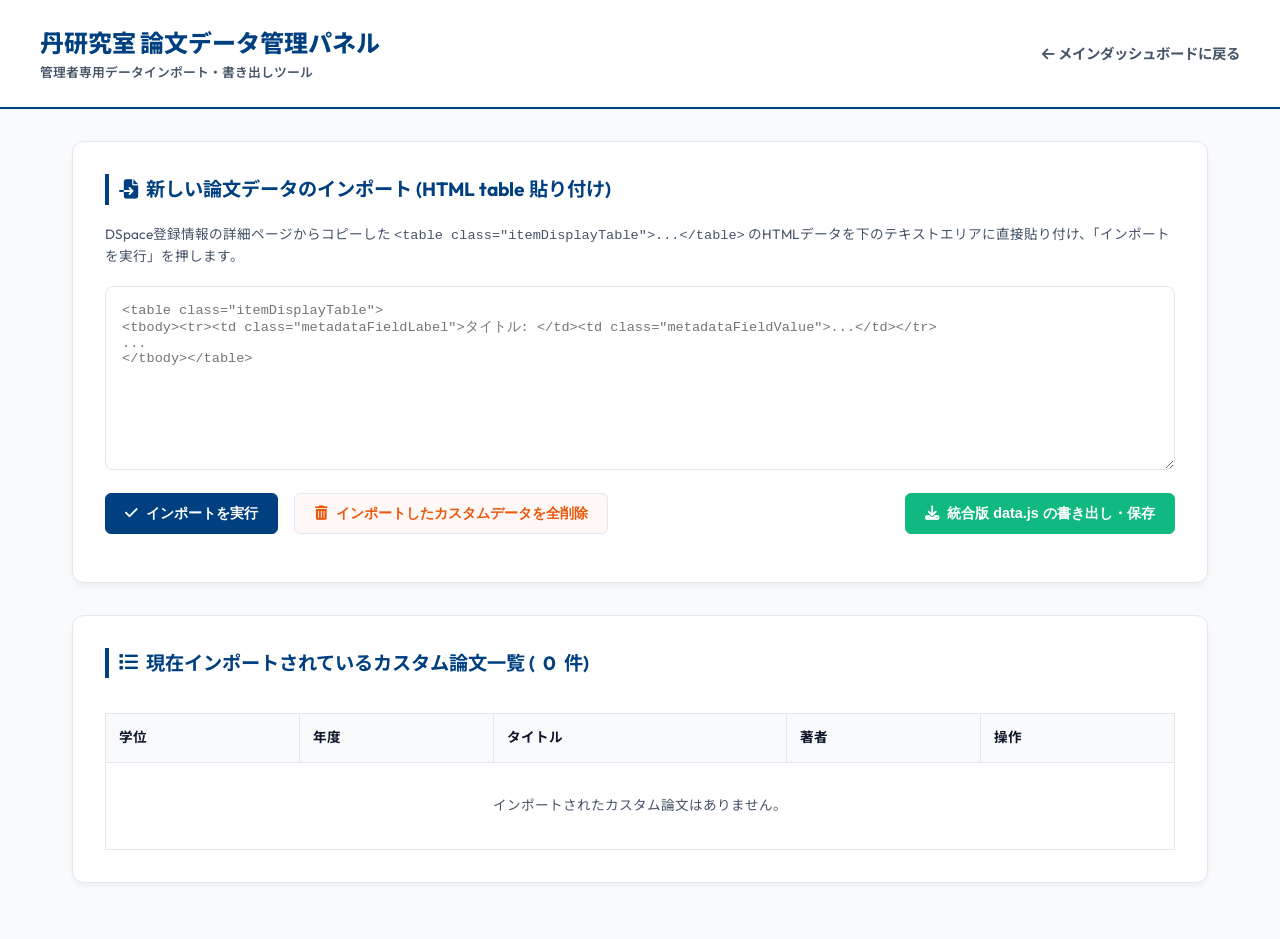
<file: admin.html>
<!DOCTYPE html>
<html lang="ja">
<head>
    <meta charset="UTF-8">
    <meta name="viewport" content="width=device-width, initial-scale=1.0">
    <title>丹研究室 論文データ管理パネル</title>
    <!-- Google Fonts -->
    <link rel="preconnect" href="https://fonts.googleapis.com">
    <link rel="preconnect" href="https://fonts.gstatic.com" crossorigin>
    <link href="https://fonts.googleapis.com/css2?family=Noto+Sans+JP:wght@300;400;500;700;900&family=Outfit:wght@300;400;500;600;700;800&display=swap" rel="stylesheet">
    <!-- FontAwesome for Icons -->
    <link rel="stylesheet" href="https://cdnjs.cloudflare.com/ajax/libs/font-awesome/6.4.0/css/all.min.css">
    <!-- Modularized Style Sheets -->
    <link rel="stylesheet" href="css/admin.css">
</head>
<body>

    <header>
        <div class="header-container">
            <div class="logo-area">
                <h1>丹研究室 論文データ管理パネル</h1>
                <p>管理者専用データインポート・書き出しツール</p>
            </div>
            <nav>
                <a href="index.html"><i class="fa-solid fa-arrow-left"></i> メインダッシュボードに戻る</a>
            </nav>
        </div>
    </header>

    <main>
        <!-- IMPORT CARD -->
        <section class="card">
            <div class="card-title">
                <i class="fa-solid fa-file-import"></i> 新しい論文データのインポート (HTML table 貼り付け)
            </div>
            <p style="font-size: 0.85rem; color: var(--text-secondary); margin-bottom: 1.2rem; line-height: 1.5;">
                DSpace登録情報の詳細ページからコピーした <code>&lt;table class="itemDisplayTable"&gt;...&lt;/table&gt;</code> のHTMLデータを下のテキストエリアに直接貼り付け、「インポートを実行」を押します。
            </p>
            <textarea id="admin-html-input" rows="10" placeholder='<table class="itemDisplayTable">&#10;<tbody><tr><td class="metadataFieldLabel">タイトル:&nbsp;</td><td class="metadataFieldValue">...</td></tr>&#10;...&#10;</tbody></table>'></textarea>
            
            <div class="btn-group">
                <button class="btn btn-primary" onclick="handleImport()"><i class="fa-solid fa-check"></i> インポートを実行</button>
                <button class="btn btn-danger" onclick="handleClearAll()"><i class="fa-solid fa-trash-can"></i> インポートしたカスタムデータを全削除</button>
                <button class="btn btn-success" style="margin-left: auto;" onclick="handleExport()"><i class="fa-solid fa-download"></i> 統合版 data.js の書き出し・保存</button>
            </div>
            <div id="admin-message"></div>
        </section>

        <!-- CUSTOM DATA LIST -->
        <section class="card">
            <div class="card-title">
                <i class="fa-solid fa-list"></i> 現在インポートされているカスタム論文一覧 (<span id="custom-count">0</span> 件)
            </div>
            <div style="overflow-x: auto;">
                <table class="custom-list-table">
                    <thead>
                        <tr>
                            <th>学位</th>
                            <th>年度</th>
                            <th>タイトル</th>
                            <th>著者</th>
                            <th>操作</th>
                        </tr>
                    </thead>
                    <tbody id="custom-list-body">
                        <!-- Dynamic list -->
                    </tbody>
                </table>
            </div>
        </section>
    </main>

    <!-- Data & Scripts -->
    <script src="data/data.js"></script>
    <script src="js/normalize.js"></script>
    <script src="js/admin.js"></script>
</body>
</html>
</file>
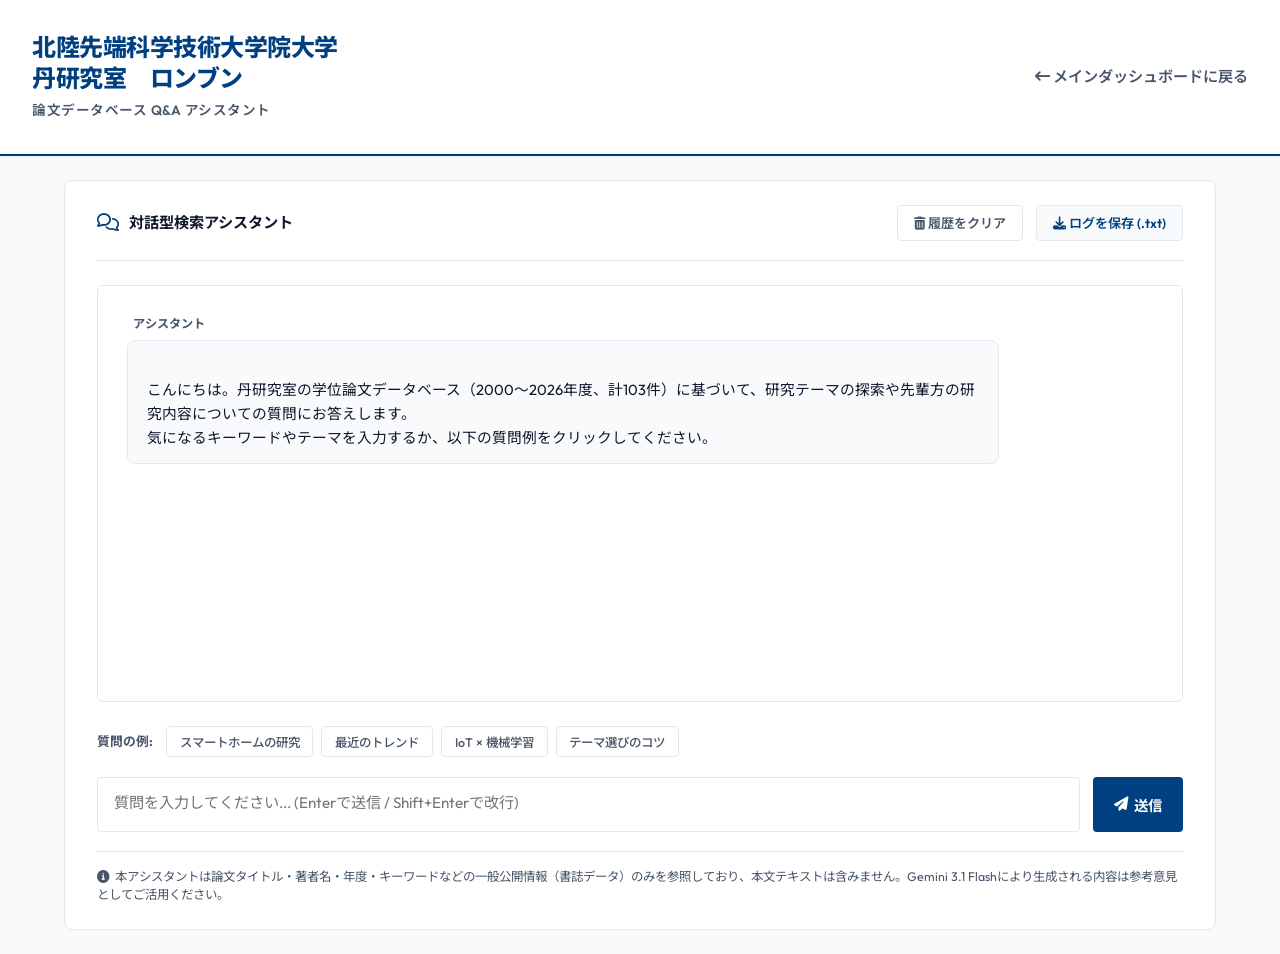
<file: ai.html>
<!DOCTYPE html>
<html lang="ja">
<head>
    <meta charset="UTF-8">
    <meta name="viewport" content="width=device-width, initial-scale=1.0">
    <title>論文データ Q&A アシスタント | 丹研究室</title>
    <meta name="description" content="丹研究室の過去の学位論文データ（修士・博士）について、Gemini 3.1 Flash-Lite AIモデルを利用して対話形式で質問・相談ができるアシスタントページです。">
    <!-- Google Fonts -->
    <link rel="preconnect" href="https://fonts.googleapis.com">
    <link rel="preconnect" href="https://fonts.gstatic.com" crossorigin>
    <link href="https://fonts.googleapis.com/css2?family=Noto+Sans+JP:wght@300;400;500;700;900&family=Outfit:wght@300;400;500;600;700;800&display=swap" rel="stylesheet">
    <!-- FontAwesome for Icons -->
    <link rel="stylesheet" href="https://cdnjs.cloudflare.com/ajax/libs/font-awesome/6.4.0/css/all.min.css">
    <!-- Styling -->
    <link rel="stylesheet" href="css/style.css">
    <link rel="stylesheet" href="css/ai.css">
</head>
<body>

    <header>
        <div class="header-container">
            <div class="logo-area">
                <h1>北陸先端科学技術大学院大学<br>丹研究室　ロンブン</h1>
                <p>論文データベース Q&A アシスタント</p>
            </div>
            <nav>
                <a href="index.html"><i class="fa-solid fa-arrow-left-long"></i> メインダッシュボードに戻る</a>
            </nav>
        </div>
    </header>

    <main class="ai-main-container">
        <!-- CHAT AREA -->
        <section id="chat-section" class="col-12 card chat-card">
            <div class="chat-header-actions">
                <div class="chat-status">
                    <i class="fa-regular fa-comments"></i>
                    <span>対話型検索アシスタント</span>
                </div>
                <div class="chat-buttons">
                    <button id="btn-clear-chat" class="chat-action-btn"><i class="fa-solid fa-trash-can"></i> 履歴をクリア</button>
                    <button id="btn-export-chat" class="chat-action-btn highlight"><i class="fa-solid fa-download"></i> ログを保存 (.txt)</button>
                </div>
            </div>

            <!-- CHAT CONVERSATION WINDOW -->
            <div class="chat-window" id="chat-messages-container">
                <!-- Welcome Message from Assistant -->
                <div class="message assistant">
                    <div class="sender-label">アシスタント</div>
                    <div class="message-content">
                        こんにちは。丹研究室の学位論文データベース（<span id="ai-years-range">2000〜2026年度</span>、計<span id="ai-total-count">103</span>件）に基づいて、研究テーマの探索や先輩方の研究内容についての質問にお答えします。
                        気になるキーワードやテーマを入力するか、以下の質問例をクリックしてください。
                    </div>
                </div>
            </div>

            <!-- SUGGESTION CHIPS -->
            <div class="suggestion-chips-container">
                <span class="chips-label">質問の例:</span>
                <div class="suggestion-chips">
                    <button class="chip" onclick="sendSuggestion('スマートホームに関連する先輩方の研究テーマを紹介してください。')">スマートホームの研究</button>
                    <button class="chip" onclick="sendSuggestion('最近5年間（2021〜2026年）の丹研究室の研究トレンドを要約してください。')">最近のトレンド</button>
                    <button class="chip" onclick="sendSuggestion('IoTと機械学習を組み合わせた研究事例はありますか？')">IoT × 機械学習</button>
                    <button class="chip" onclick="sendSuggestion('学生が研究テーマを決定するためのアプローチについて教えてください。')">テーマ選びのコツ</button>
                </div>
            </div>

            <!-- INPUT FIELD AREA -->
            <div class="chat-input-area">
                <textarea id="chat-input-text" placeholder="質問を入力してください... (Enterで送信 / Shift+Enterで改行)"></textarea>
                <button id="btn-send-message" class="btn-send"><i class="fa-solid fa-paper-plane"></i> 送信</button>
            </div>

            <!-- SUBTLE BOTTOM DISCLAIMER -->
            <div class="chat-footer-note">
                <i class="fa-solid fa-circle-info"></i> 本アシスタントは論文タイトル・著者名・年度・キーワードなどの一般公開情報（書誌データ）のみを参照しており、本文テキストは含みません。Gemini 3.1 Flashにより生成される内容は参考意見としてご活用ください。
            </div>
        </section>
    </main>

    <!-- Data & Scripts -->
    <script src="data/data_ai.js"></script>
    <script src="js/ai.js"></script>
</body>
</html>
</file>
<file: css/admin.css>
:root {
    --bg-color: #f8fafc;
    --card-bg: #ffffff;
    --card-border: #e2e8f0;
    --text-primary: #0f172a;
    --text-secondary: #475569;
    --accent-cyan: #004080;
    --accent-purple: #1d4ed8;
    --accent-orange: #ea580c;
    --font-outfit: 'Outfit', 'Noto Sans JP', sans-serif;
}

* {
    box-sizing: border-box;
    margin: 0;
    padding: 0;
}

body {
    font-family: var(--font-outfit);
    background-color: var(--bg-color);
    color: var(--text-primary);
    line-height: 1.6;
    padding-bottom: 3rem;
}

header {
    background-color: #ffffff;
    padding: 1.5rem 2rem;
    border-bottom: 2px solid var(--accent-cyan);
    box-shadow: 0 1px 3px rgba(0, 0, 0, 0.05);
    margin-bottom: 2rem;
}

.header-container {
    max-width: 1200px;
    margin: 0 auto;
    display: flex;
    justify-content: space-between;
    align-items: center;
}

.logo-area h1 {
    font-size: 1.5rem;
    font-weight: 800;
    color: var(--accent-cyan);
}

.logo-area p {
    font-size: 0.8rem;
    color: var(--text-secondary);
    font-weight: 600;
}

nav a {
    color: var(--text-secondary);
    text-decoration: none;
    font-size: 0.9rem;
    font-weight: 700;
    transition: color 0.2s;
}

nav a:hover {
    color: var(--accent-cyan);
}

main {
    max-width: 1200px;
    margin: 0 auto;
    padding: 0 2rem;
    display: flex;
    flex-direction: column;
    gap: 2rem;
}

.card {
    background: var(--card-bg);
    border: 1px solid var(--card-border);
    border-radius: 12px;
    padding: 2rem;
    box-shadow: 0 4px 6px -1px rgba(0, 0, 0, 0.05);
}

.card-title {
    font-size: 1.2rem;
    font-weight: 700;
    margin-bottom: 1.2rem;
    color: var(--accent-cyan);
    border-left: 4px solid var(--accent-cyan);
    padding-left: 0.6rem;
    display: flex;
    align-items: center;
    gap: 0.5rem;
}

textarea {
    width: 100%;
    border: 1px solid var(--card-border);
    border-radius: 8px;
    padding: 1rem;
    font-family: monospace;
    font-size: 0.85rem;
    outline: none;
    resize: vertical;
    margin-bottom: 1rem;
}

textarea:focus {
    border-color: var(--accent-cyan);
    box-shadow: 0 0 0 3px rgba(0, 64, 128, 0.15);
}

.btn-group {
    display: flex;
    gap: 1rem;
    flex-wrap: wrap;
    margin-bottom: 1rem;
}

.btn {
    background: #ffffff;
    border: 1px solid var(--card-border);
    color: var(--text-secondary);
    padding: 0.6rem 1.2rem;
    font-size: 0.9rem;
    font-weight: 700;
    border-radius: 6px;
    cursor: pointer;
    transition: all 0.2s;
    display: inline-flex;
    align-items: center;
    gap: 0.5rem;
}

.btn:hover {
    color: var(--text-primary);
    border-color: #cbd5e1;
}

.btn-primary {
    background: var(--accent-cyan);
    color: #ffffff;
    border-color: var(--accent-cyan);
}

.btn-primary:hover {
    background: #003366;
    color: #ffffff;
    border-color: #003366;
}

.btn-success {
    background: #10b981;
    color: #ffffff;
    border-color: #10b981;
}

.btn-success:hover {
    background: #059669;
    color: #ffffff;
    border-color: #059669;
}

.btn-danger {
    background: #fff8f6;
    color: var(--accent-orange);
    border-color: var(--card-border);
}

.btn-danger:hover {
    background: #fee2e2;
    border-color: #f87171;
}

#admin-message {
    font-size: 0.85rem;
    font-weight: 700;
    display: none;
    padding: 0.8rem 1rem;
    border-radius: 6px;
    margin-top: 1rem;
}

/* List of custom theses */
.custom-list-table {
    width: 100%;
    border-collapse: collapse;
    font-size: 0.85rem;
    margin-top: 1rem;
}

.custom-list-table th, .custom-list-table td {
    border: 1px solid var(--card-border);
    padding: 0.8rem;
    text-align: left;
}

.custom-list-table th {
    background: #f8fafc;
    color: var(--text-primary);
    font-weight: 700;
}

.badge {
    font-size: 0.75rem;
    font-weight: 700;
    padding: 0.15rem 0.4rem;
    border-radius: 4px;
}

.badge-master {
    background: #eff6ff;
    color: #1e40af;
}

.badge-phd {
    background: #fef3c7;
    color: #92400e;
}

.action-link {
    color: var(--accent-orange);
    text-decoration: none;
    cursor: pointer;
    font-weight: 700;
}

.action-link:hover {
    text-decoration: underline;
}
</file>
<file: css/style.css>
:root {
    --bg-color: #f8fafc;
    --card-bg: #ffffff;
    --card-border: #e2e8f0;
    --text-primary: #0f172a;
    --text-secondary: #475569;
    --accent-cyan: #004080;
    --accent-purple: #1d4ed8;
    --accent-orange: #ea580c;
    --gradient-primary: linear-gradient(135deg, #004080 0%, #1d4ed8 100%);
    --glow-color: rgba(0, 64, 128, 0.05);
    --font-outfit: 'Outfit', 'Noto Sans JP', sans-serif;
}

* {
    box-sizing: border-box;
    margin: 0;
    padding: 0;
}

body {
    font-family: var(--font-outfit);
    background-color: var(--bg-color);
    color: var(--text-primary);
    overflow-x: hidden;
    line-height: 1.6;
}

/* Layout & Navigation */
header {
    background-color: #ffffff;
    padding: 2rem;
    border-bottom: 2px solid var(--accent-cyan);
    box-shadow: 0 1px 3px rgba(0, 0, 0, 0.05);
}

.header-container {
    max-width: 1400px;
    margin: 0 auto;
    display: flex;
    justify-content: space-between;
    align-items: center;
}

.logo-area h1 {
    font-size: 1.5rem;
    font-weight: 800;
    color: var(--accent-cyan);
    letter-spacing: -0.5px;
    line-height: 1.3;
}

.logo-area p {
    font-size: 0.85rem;
    color: var(--text-secondary);
    margin-top: 6px;
    font-weight: 600;
    letter-spacing: 0.5px;
}

nav a {
    color: var(--text-secondary);
    text-decoration: none;
    margin-left: 1.5rem;
    font-size: 0.95rem;
    font-weight: 600;
    transition: color 0.2s;
    position: relative;
    padding-bottom: 4px;
}

nav a:hover, nav a.active {
    color: var(--accent-cyan);
}

nav a.active::after {
    content: '';
    position: absolute;
    left: 0;
    bottom: 0;
    width: 100%;
    height: 2px;
    background-color: var(--accent-cyan);
}

main {
    max-width: 1400px;
    margin: 2rem auto;
    padding: 0 2rem;
    display: grid;
    grid-template-columns: repeat(12, 1fr);
    gap: 2rem;
}

/* Academic Cards */
.card {
    background: var(--card-bg);
    border: 1px solid var(--card-border);
    border-radius: 12px;
    padding: 2rem;
    box-shadow: 0 4px 6px -1px rgba(0, 0, 0, 0.05), 0 2px 4px -2px rgba(0, 0, 0, 0.05);
    transition: box-shadow 0.3s, border-color 0.3s;
}

.card:hover {
    border-color: #cbd5e1;
    box-shadow: 0 10px 15px -3px rgba(0, 0, 0, 0.05), 0 4px 6px -4px rgba(0, 0, 0, 0.05);
}

.card-title {
    font-size: 1.25rem;
    font-weight: 700;
    margin-bottom: 1.5rem;
    display: flex;
    align-items: center;
    gap: 0.6rem;
    color: var(--accent-cyan);
    border-left: 4px solid var(--accent-cyan);
    padding-left: 0.6rem;
}

/* Grid Allocations */
.col-12 { grid-column: span 12; }
.col-8 { grid-column: span 8; }
.col-4 { grid-column: span 4; }
.col-6 { grid-column: span 6; }

@media (max-width: 1024px) {
    .col-8, .col-4, .col-6 {
        grid-column: span 12;
    }
    .header-container {
        flex-direction: column;
        gap: 1.5rem;
        text-align: center;
    }
    nav a {
        margin: 0 0.75rem;
    }
}

/* Quick Stat Highlights */
.stats-grid {
    display: grid;
    grid-template-columns: repeat(4, 1fr);
    gap: 1.5rem;
    margin-bottom: 1rem;
}

.stat-item {
    background: #f1f5f9;
    border: 1px solid var(--card-border);
    border-radius: 8px;
    padding: 1.5rem 1rem;
    text-align: center;
}

.stat-val {
    font-size: 2.2rem;
    font-weight: 800;
    color: var(--accent-cyan);
    margin-bottom: 0.2rem;
}

.stat-label {
    font-size: 0.8rem;
    color: var(--text-secondary);
    text-transform: uppercase;
    letter-spacing: 0.5px;
    font-weight: 700;
}

@media (max-width: 768px) {
    .stats-grid {
        grid-template-columns: repeat(2, 1fr);
    }
}

@media (max-width: 480px) {
    .stats-grid {
        grid-template-columns: 1fr;
    }
}

/* Tab Styles */
.tab-buttons {
    display: flex;
    background: #f1f5f9;
    padding: 4px;
    border-radius: 8px;
    margin-bottom: 1.5rem;
    width: fit-content;
}

.tab-btn {
    background: transparent;
    border: none;
    outline: none;
    color: var(--text-secondary);
    padding: 0.5rem 1.2rem;
    font-size: 0.9rem;
    font-weight: 600;
    border-radius: 6px;
    cursor: pointer;
    transition: all 0.2s;
}

.tab-btn:hover {
    color: var(--text-primary);
}

.tab-btn.active {
    background: var(--accent-cyan);
    color: #ffffff;
}

/* Heatmap Table CSS */
.heatmap-container {
    overflow-x: auto;
    margin-top: 1rem;
    padding-bottom: 0.5rem;
    border: 1px solid var(--card-border);
    border-radius: 8px;
}

.heatmap-table {
    width: 100%;
    border-collapse: collapse;
    font-size: 0.85rem;
    color: var(--text-secondary);
    min-width: 900px;
}

.heatmap-table th, .heatmap-table td {
    padding: 0.6rem;
    text-align: center;
    border: 1px solid var(--card-border);
}

.heatmap-table th {
    font-weight: 700;
    color: var(--text-primary);
    background-color: #f8fafc;
}

.heatmap-table td.kw-label {
    text-align: left;
    font-weight: 700;
    color: var(--text-primary);
    position: sticky;
    left: 0;
    background: #ffffff;
    z-index: 2;
    width: 150px;
    min-width: 150px;
    white-space: nowrap;
    border-right: 2px solid var(--card-border);
    padding-right: 1.2rem;
}

.heatmap-cell {
    transition: all 0.2s;
    cursor: pointer;
    font-weight: 700;
}

.heatmap-cell:hover {
    transform: scale(1.08);
    box-shadow: 0 4px 6px -1px rgba(0, 0, 0, 0.1);
    z-index: 10;
}

/* Light-theme heatmap intensities */
.hm-0 { background-color: #ffffff; color: transparent; }
.hm-1 { background-color: #eff6ff; color: #1e40af; }
.hm-2 { background-color: #dbeafe; color: #1e40af; }
.hm-3 { background-color: #bfdbfe; color: #1e40af; }
.hm-4plus { background-color: #3b82f6; color: #ffffff; }

/* Search & Filter Layout */
.search-filter-section {
    background: #f8fafc;
    border: 1px solid var(--card-border);
    border-radius: 8px;
    padding: 1.5rem;
    margin-bottom: 2rem;
    display: flex;
    flex-direction: column;
    gap: 1.2rem;
}

.search-box {
    position: relative;
    width: 100%;
}

.search-box i {
    position: absolute;
    left: 1.2rem;
    top: 50%;
    transform: translateY(-50%);
    color: var(--text-secondary);
}

.search-box input {
    width: 100%;
    background: #ffffff;
    border: 1px solid var(--card-border);
    border-radius: 8px;
    padding: 1rem 1rem 1rem 3rem;
    color: var(--text-primary);
    font-size: 1rem;
    outline: none;
    transition: all 0.2s;
}

.search-box input:focus {
    border-color: var(--accent-cyan);
    box-shadow: 0 0 0 3px rgba(0, 64, 128, 0.15);
}

.filter-controls {
    display: flex;
    flex-wrap: wrap;
    gap: 1.5rem;
    align-items: center;
}

.filter-group {
    display: flex;
    align-items: center;
    gap: 0.5rem;
}

.filter-group label {
    font-size: 0.85rem;
    color: var(--text-secondary);
    font-weight: 700;
}

.filter-select {
    background: #ffffff;
    border: 1px solid var(--card-border);
    color: var(--text-primary);
    border-radius: 6px;
    padding: 0.5rem 1.2rem;
    outline: none;
    cursor: pointer;
    font-size: 0.85rem;
}

.filter-select:focus {
    border-color: var(--accent-cyan);
}

/* Thesis Cards Grid */
.thesis-grid {
    display: grid;
    grid-template-columns: repeat(2, 1fr);
    gap: 1.5rem;
}

@media (max-width: 900px) {
    .thesis-grid {
        grid-template-columns: 1fr;
    }
}

.thesis-card {
    background: #ffffff;
    border: 1px solid var(--card-border);
    border-radius: 8px;
    padding: 1.8rem;
    display: flex;
    flex-direction: column;
    justify-content: space-between;
    transition: all 0.2s;
    box-shadow: 0 1px 3px rgba(0, 0, 0, 0.02);
}

.thesis-card:hover {
    transform: translateY(-2px);
    border-color: var(--accent-cyan);
    box-shadow: 0 10px 15px -3px rgba(0, 0, 0, 0.05);
}

.thesis-meta-top {
    display: flex;
    justify-content: space-between;
    align-items: center;
    font-size: 0.8rem;
    color: var(--text-secondary);
    margin-bottom: 0.8rem;
}

.thesis-year {
    background: #eff6ff;
    color: #1e40af;
    padding: 0.2rem 0.6rem;
    border-radius: 4px;
    font-weight: 700;
}

.thesis-degree-badge {
    font-size: 0.75rem;
    font-weight: 700;
    padding: 0.2rem 0.6rem;
    border-radius: 4px;
}

.badge-master {
    background: #eff6ff;
    color: #1e40af;
    border: 1px solid #bfdbfe;
}

.badge-phd {
    background: #fef3c7;
    color: #92400e;
    border: 1px solid #fde68a;
}

.thesis-title {
    font-size: 1.1rem;
    font-weight: 700;
    margin-bottom: 0.6rem;
    color: var(--text-primary);
    line-height: 1.4;
}

.thesis-title-en {
    font-size: 0.85rem;
    color: var(--text-secondary);
    margin-bottom: 0.8rem;
    font-style: italic;
}

.thesis-author-info {
    font-size: 0.9rem;
    margin-bottom: 1rem;
    display: flex;
    gap: 0.8rem;
    align-items: center;
}

.thesis-author {
    color: var(--text-primary);
    font-weight: 700;
}

.thesis-author-ruby {
    font-size: 0.75rem;
    color: var(--text-secondary);
}

.thesis-keywords {
    display: flex;
    flex-wrap: wrap;
    gap: 0.4rem;
    margin-bottom: 1.2rem;
}

.kw-badge {
    background: #f8fafc;
    color: var(--text-secondary);
    border: 1px solid var(--card-border);
    padding: 0.2rem 0.6rem;
    border-radius: 4px;
    font-size: 0.75rem;
    cursor: pointer;
    transition: all 0.2s;
    font-weight: 500;
}

.kw-badge:hover {
    background: var(--accent-cyan);
    color: #ffffff;
    border-color: var(--accent-cyan);
}

.thesis-footer {
    display: flex;
    justify-content: space-between;
    align-items: center;
    border-top: 1px solid var(--card-border);
    padding-top: 0.8rem;
    margin-top: auto;
}

.thesis-sv {
    font-size: 0.8rem;
    color: var(--text-secondary);
    font-weight: 500;
}

.thesis-link {
    font-size: 0.85rem;
    color: var(--accent-cyan);
    text-decoration: none;
    display: flex;
    align-items: center;
    gap: 0.3rem;
    font-weight: 700;
}

.thesis-link:hover {
    text-decoration: underline;
}

/* Floating tooltips */
.tooltip {
    position: absolute;
    background: #ffffff;
    border: 1px solid var(--accent-cyan);
    padding: 0.8rem;
    border-radius: 6px;
    font-size: 0.8rem;
    color: var(--text-primary);
    z-index: 1000;
    pointer-events: none;
    box-shadow: 0 4px 12px rgba(0, 0, 0, 0.08);
    display: none;
    max-width: 250px;
}

.tooltip-title {
    font-weight: 700;
    color: var(--accent-cyan);
    margin-bottom: 0.3rem;
}

/* ===== View Toggle ===== */
.view-toggle-bar {
    display: flex;
    gap: 0.5rem;
    margin-bottom: 1.2rem;
}

.view-toggle-btn {
    display: flex;
    align-items: center;
    gap: 0.4rem;
    padding: 0.45rem 1.1rem;
    border: 1.5px solid var(--card-border);
    border-radius: 6px;
    background: #fff;
    color: var(--text-secondary);
    font-size: 0.88rem;
    font-weight: 600;
    cursor: pointer;
    transition: all 0.18s;
    font-family: inherit;
}

.view-toggle-btn:hover {
    border-color: var(--accent-cyan);
    color: var(--accent-cyan);
}

.view-toggle-btn.active {
    background: var(--accent-cyan);
    border-color: var(--accent-cyan);
    color: #fff;
}

/* ===== Yearly List View (Classic Gray Style) ===== */
.yearly-block-item {
    margin-bottom: 2.2rem;
}

.yearly-heading {
    font-size: 1.35rem;
    font-weight: 800;
    color: #000000;
    margin-top: 2rem;
    margin-bottom: 0.8rem;
    font-family: var(--font-outfit);
}

.yearly-table-classic {
    width: 100%;
    border-collapse: collapse;
}

.yearly-table-classic td {
    border: 2px solid #ffffff;
    padding: 0.8rem 1rem;
    font-size: 0.95rem;
    vertical-align: middle;
}

.yearly-author-cell-classic {
    background-color: #999999;
    color: #000000;
    width: 150px;
    min-width: 130px;
    text-align: center;
    font-weight: 700;
}

.yearly-title-cell-classic {
    background-color: #cccccc;
    color: #000000;
    text-align: left;
    line-height: 1.5;
}

.yearly-link-classic {
    margin-left: 0.4rem;
}

.yearly-link-classic a {
    color: #555555;
    text-decoration: underline;
    font-weight: 700;
}

.yearly-link-classic a:hover {
    color: #000000;
}

/* ===== About / Welcome Card ===== */
.about-card {
    background: linear-gradient(135deg, #ffffff 0%, #f8fafc 100%);
    border-left: 5px solid var(--accent-cyan);
    padding: 2.2rem;
    margin-bottom: 2rem;
}

.about-header {
    display: flex;
    gap: 1.5rem;
    align-items: flex-start;
    margin-bottom: 2rem;
}

.about-icon {
    font-size: 2.5rem;
    color: var(--accent-cyan);
    background: rgba(0, 64, 128, 0.08);
    width: 65px;
    height: 65px;
    display: flex;
    align-items: center;
    justify-content: center;
    border-radius: 12px;
    flex-shrink: 0;
}

.about-title-group h2 {
    font-size: 1.5rem;
    font-weight: 800;
    color: var(--text-primary);
    margin-bottom: 0.5rem;
}

.about-subtitle {
    font-size: 0.98rem;
    line-height: 1.6;
    color: var(--text-secondary);
}

.about-steps {
    display: grid;
    grid-template-columns: repeat(3, 1fr);
    gap: 1.5rem;
    margin-bottom: 2rem;
}

@media (max-width: 900px) {
    .about-steps {
        grid-template-columns: 1fr;
    }
}

.about-step {
    background: #ffffff;
    border: 1px solid var(--card-border);
    border-radius: 8px;
    padding: 1.5rem;
    display: flex;
    gap: 1rem;
    align-items: flex-start;
    transition: all 0.2s;
}

.about-step:hover {
    border-color: var(--accent-cyan);
    transform: translateY(-2px);
    box-shadow: 0 4px 10px rgba(0, 0, 0, 0.03);
}

.step-num {
    font-size: 1.5rem;
    font-weight: 800;
    color: var(--accent-cyan);
    opacity: 0.5;
    font-family: var(--font-outfit);
}

.step-content h3 {
    font-size: 1rem;
    font-weight: 700;
    color: var(--text-primary);
    margin-bottom: 0.5rem;
}

.step-content p {
    font-size: 0.85rem;
    line-height: 1.5;
    color: var(--text-secondary);
}

.about-footer-action {
    border-top: 1px solid var(--card-border);
    padding-top: 1.5rem;
    display: flex;
    justify-content: space-between;
    align-items: center;
    gap: 2rem;
}

@media (max-width: 800px) {
    .about-footer-action {
        flex-direction: column;
        align-items: stretch;
        gap: 1.2rem;
    }
}

.about-note {
    font-size: 0.82rem;
    line-height: 1.5;
    color: var(--text-secondary);
}

.about-note i {
    color: var(--accent-cyan);
    margin-right: 0.2rem;
}

.cta-button {
    background: var(--accent-cyan);
    color: #ffffff;
    padding: 0.75rem 1.6rem;
    border-radius: 6px;
    font-size: 0.95rem;
    font-weight: 700;
    text-decoration: none;
    display: inline-flex;
    align-items: center;
    gap: 0.5rem;
    white-space: nowrap;
    transition: all 0.2s;
    box-shadow: 0 4px 6px rgba(0, 64, 128, 0.15);
}

.cta-button:hover {
    background: #003366;
    transform: translateY(-1px);
    box-shadow: 0 6px 12px rgba(0, 64, 128, 0.2);
}
</file>
<file: css/ai.css>
/* ===== Minimal Academic Q&A Assistant Stylesheet ===== */

.ai-main-container {
    max-width: 1200px;
    width: 95%;
    margin: 1.5rem auto;
    padding: 0 1.5rem;
    height: calc(100vh - 150px);
    min-height: 580px;
    display: flex;
    flex-direction: column;
}

/* Chat Card: Clean, Flat and Minimal */
.chat-card {
    background: #ffffff;
    border: 1px solid var(--card-border);
    border-radius: 8px;
    padding: 1.5rem 2rem;
    display: flex;
    flex-direction: column;
    flex-grow: 1;
    height: 100%;
    box-shadow: none; /* Flat design */
}

.chat-header-actions {
    display: flex;
    justify-content: space-between;
    align-items: center;
    border-bottom: 1px solid var(--card-border);
    padding-bottom: 1.2rem;
    margin-bottom: 1.5rem;
    flex-shrink: 0;
}

.chat-status {
    display: flex;
    align-items: center;
    gap: 0.6rem;
    font-size: 0.95rem;
    font-weight: 700;
    color: var(--text-primary);
}

.chat-status i {
    color: var(--accent-cyan);
    font-size: 1.1rem;
}

.chat-buttons {
    display: flex;
    gap: 0.8rem;
}

.chat-action-btn {
    background: #ffffff;
    border: 1px solid var(--card-border);
    border-radius: 4px;
    padding: 0.45rem 1rem;
    font-size: 0.82rem;
    font-weight: 600;
    color: var(--text-secondary);
    cursor: pointer;
    transition: all 0.15s;
    font-family: inherit;
}

.chat-action-btn:hover {
    border-color: #94a3b8;
    color: var(--text-primary);
}

.chat-action-btn.highlight {
    background: #f8fafc;
    border-color: var(--card-border);
    color: var(--accent-cyan);
}

.chat-action-btn.highlight:hover {
    background: var(--accent-cyan);
    color: #ffffff;
    border-color: var(--accent-cyan);
}

/* Chat Messages Window - Flat White Background */
.chat-window {
    flex-grow: 1;
    overflow-y: auto;
    border: 1px solid var(--card-border);
    border-radius: 6px;
    padding: 1.8rem;
    background: #ffffff;
    display: flex;
    flex-direction: column;
    gap: 1.5rem;
    margin-bottom: 1.5rem;
}

/* Minimal Messages Bubble Layout */
.message {
    display: flex;
    flex-direction: column;
    gap: 0.35rem;
    max-width: 85%;
}

.message.assistant {
    align-self: flex-start;
}

.message.user {
    align-self: flex-end;
    align-items: flex-end;
}

/* Sender Labels (Flat Text Instead of Avatar Icons) */
.sender-label {
    font-size: 0.76rem;
    font-weight: 700;
    color: var(--text-secondary);
    padding-left: 0.4rem;
}

.message.user .sender-label {
    padding-left: 0;
    padding-right: 0.4rem;
    color: var(--accent-cyan);
}

/* Plain Content Boxes */
.message-content {
    background: #f8fafc; /* Very light slate gray */
    border: 1px solid var(--card-border);
    padding: 0.9rem 1.2rem;
    border-radius: 8px;
    font-size: 0.92rem;
    line-height: 1.6;
    color: var(--text-primary);
    box-shadow: none;
    word-break: break-word;
    overflow-wrap: break-word;
    white-space: pre-line;
}

.message.user .message-content {
    background: #ffffff; /* Plain White for User */
    border-color: #cbd5e1; /* Subtle dark gray-blue border */
    color: var(--text-primary);
}

.message-content a {
    color: var(--accent-cyan);
    text-decoration: underline;
    font-weight: 600;
}

.message-content a:hover {
    color: #003366;
}

/* Suggestion Chips */
.suggestion-chips-container {
    display: flex;
    align-items: center;
    gap: 0.8rem;
    margin-bottom: 1.2rem;
    flex-shrink: 0;
}

@media (max-width: 768px) {
    .suggestion-chips-container {
        flex-direction: column;
        align-items: flex-start;
        gap: 0.5rem;
    }
}

.chips-label {
    font-size: 0.8rem;
    font-weight: 700;
    color: var(--text-secondary);
    white-space: nowrap;
}

.suggestion-chips {
    display: flex;
    flex-wrap: wrap;
    gap: 0.5rem;
}

.suggestion-chips .chip {
    background: #ffffff;
    border: 1px solid var(--card-border);
    border-radius: 4px; /* Rectangular flat design */
    padding: 0.35rem 0.8rem;
    font-size: 0.78rem;
    color: var(--text-secondary);
    cursor: pointer;
    transition: all 0.15s;
    font-family: inherit;
    font-weight: 500;
}

.suggestion-chips .chip:hover {
    border-color: #94a3b8;
    color: var(--text-primary);
    background: #f8fafc;
}

/* Input Area */
.chat-input-area {
    display: flex;
    gap: 0.8rem;
    flex-shrink: 0;
    align-items: stretch;
}

.chat-input-area textarea {
    flex-grow: 1;
    background: #ffffff;
    border: 1.5px solid var(--card-border);
    border-radius: 4px;
    padding: 0.8rem 1rem;
    font-size: 0.95rem;
    color: var(--text-primary);
    resize: none;
    height: 55px;
    outline: none;
    transition: border-color 0.2s;
    font-family: inherit;
}

.chat-input-area textarea:focus {
    border-color: #94a3b8;
}

.btn-send {
    background: var(--accent-cyan);
    color: #ffffff;
    border: none;
    border-radius: 4px;
    width: 90px;
    font-size: 0.9rem;
    font-weight: 700;
    cursor: pointer;
    transition: all 0.15s;
    display: flex;
    align-items: center;
    justify-content: center;
    gap: 0.4rem;
    font-family: inherit;
}

.btn-send:hover {
    background: #003366;
}

/* Subtle Bottom Footer Note */
.chat-footer-note {
    font-size: 0.78rem;
    color: var(--text-secondary);
    line-height: 1.5;
    margin-top: 1.2rem;
    border-top: 1px solid var(--card-border);
    padding-top: 1rem;
    flex-shrink: 0;
}

.chat-footer-note i {
    color: var(--text-secondary);
    margin-right: 0.2rem;
}

/* Simple Dots Typing Animation */
.typing-dots {
    display: flex;
    gap: 4px;
    padding: 0.3rem 0.1rem;
}

.typing-dots span {
    width: 5px;
    height: 5px;
    background-color: var(--text-secondary);
    border-radius: 50%;
    display: inline-block;
    animation: typingBounce 1.4s infinite ease-in-out both;
}

.typing-dots span:nth-child(1) { animation-delay: -0.32s; }
.typing-dots span:nth-child(2) { animation-delay: -0.16s; }

@keyframes typingBounce {
    0%, 80%, 100% { transform: scale(0); }
    40% { transform: scale(1); }
}
</file>
